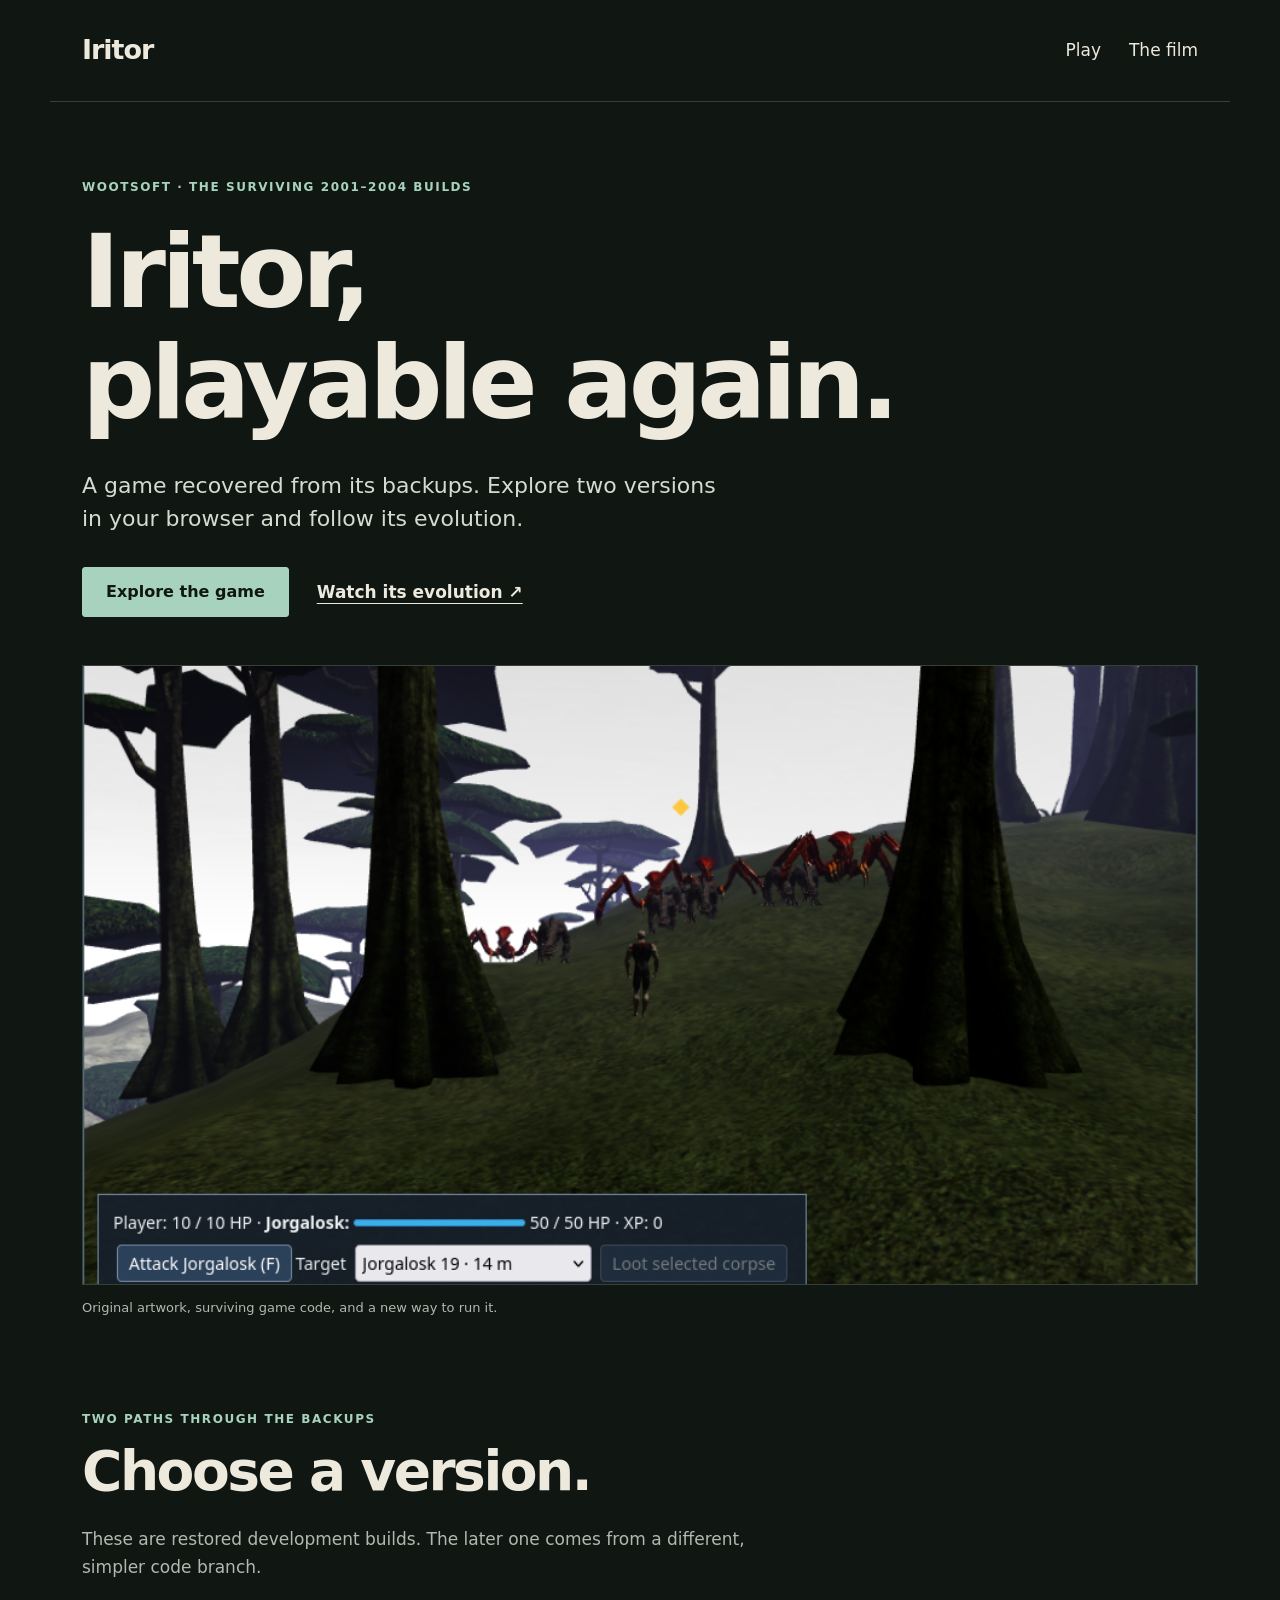
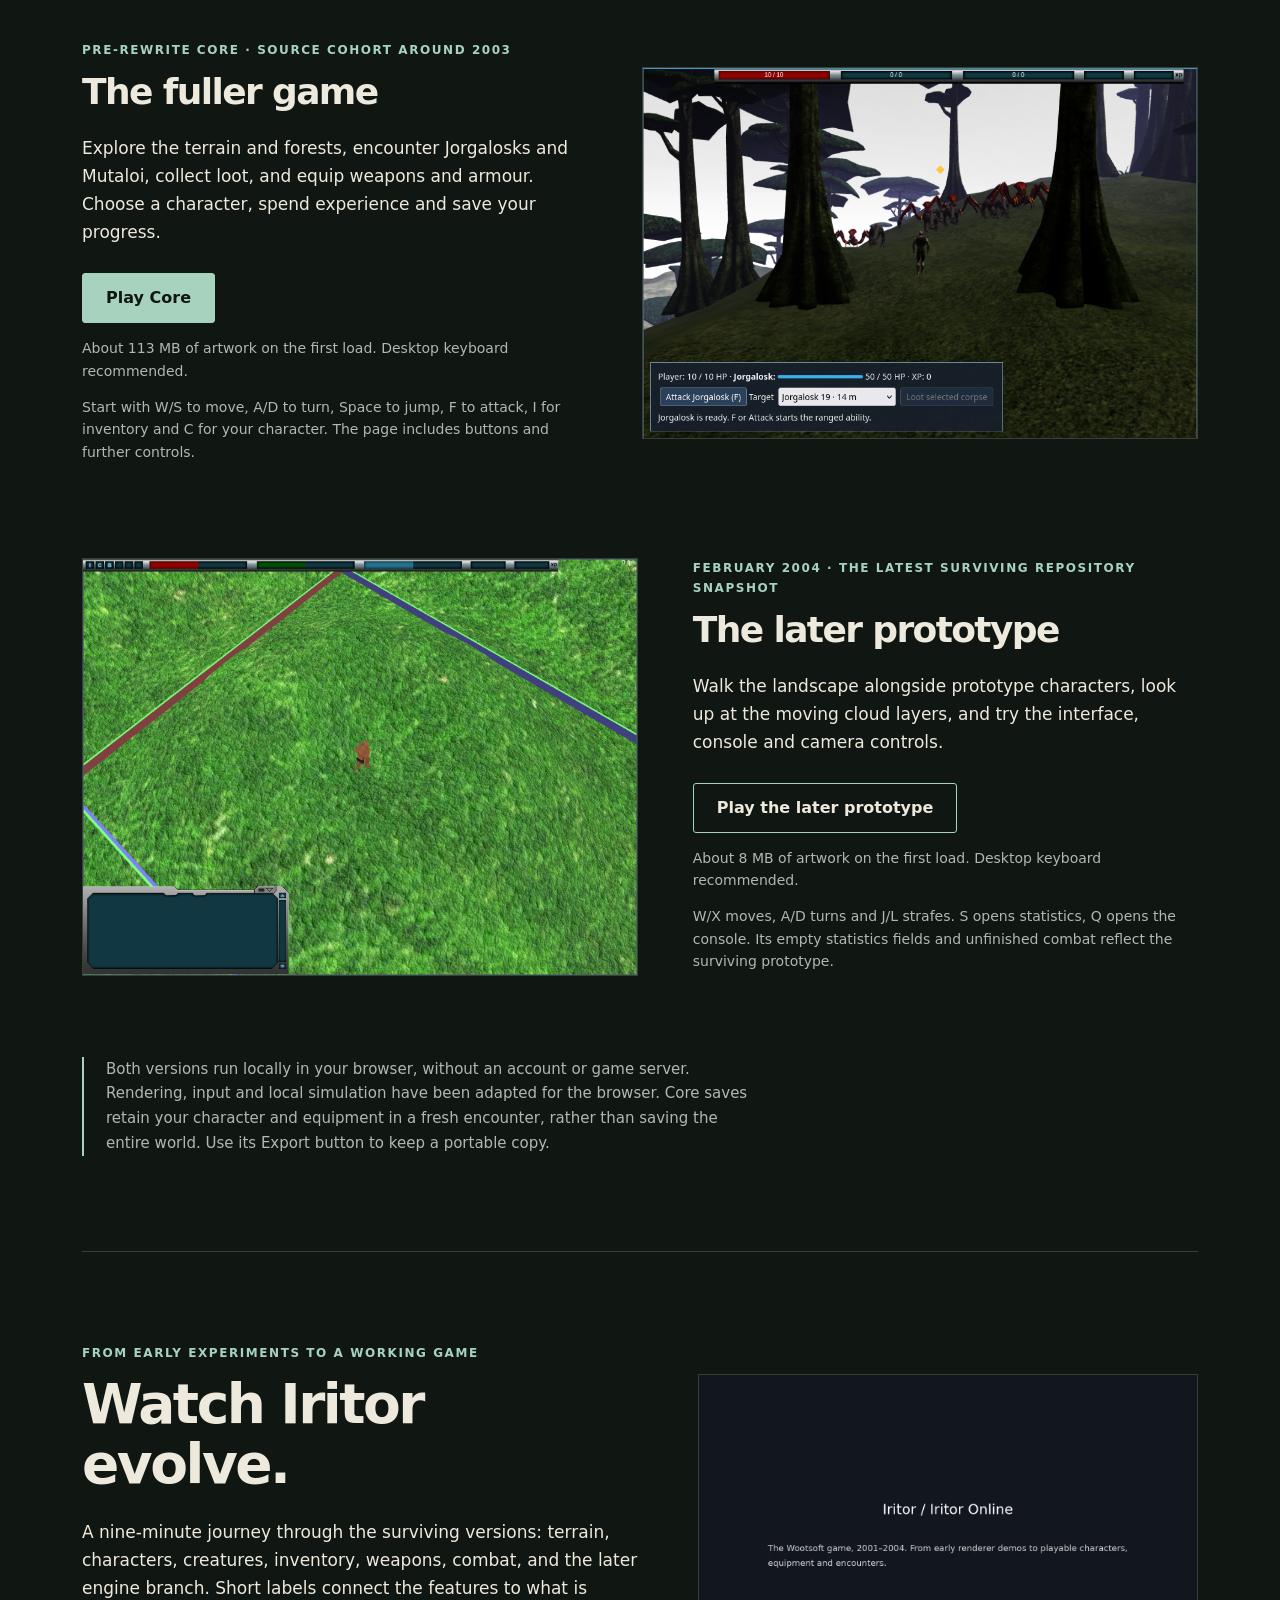
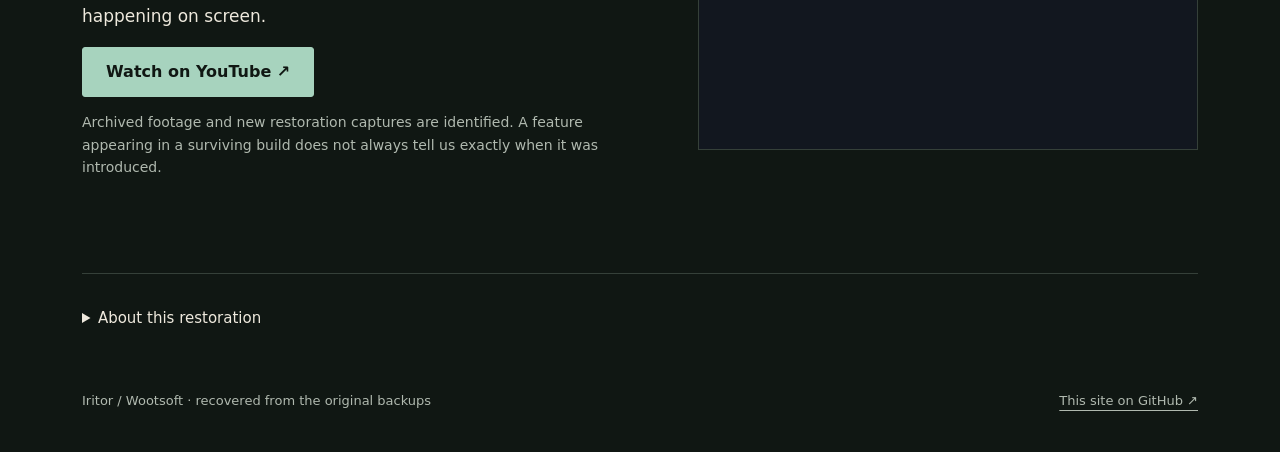
<file: index.html>
<!doctype html>
<html lang="en">
<head>
  <meta charset="utf-8"><meta name="viewport" content="width=device-width,initial-scale=1">
  <title>Iritor — playable again</title>
  <meta name="description" content="Explore two recovered versions of Wootsoft's Iritor and watch its evolution.">
  <link rel="stylesheet" href="style.css">
</head>
<body>
<header><a class="wordmark" href="./">Iritor</a><nav aria-label="Main"><a href="#play">Play</a><a href="#film">The film</a></nav></header>
<main>
  <section class="intro">
    <p class="eyebrow">Wootsoft · the surviving 2001–2004 builds</p>
    <h1>Iritor,<br>playable again.</h1>
    <p class="lead">A game recovered from its backups. Explore two versions in your browser and follow its evolution.</p>
    <div class="actions"><a class="button" href="#play">Explore the game</a><a class="text-link" href="#film">Watch its evolution ↗</a></div>
    <figure class="hero"><img src="images/core.png" alt="The restored Iritor landscape, with its original character and creatures" width="900" height="600"><figcaption>Original artwork, surviving game code, and a new way to run it.</figcaption></figure>
  </section>
  <section id="play" class="section">
    <div class="section-heading"><p class="eyebrow">Two paths through the backups</p><h2>Choose a version.</h2><p>These are restored development builds. The later one comes from a different, simpler code branch.</p></div>
    <article class="edition">
      <div><p class="eyebrow">Pre-rewrite Core · source cohort around 2003</p><h3>The fuller game</h3><p>Explore the terrain and forests, encounter Jorgalosks and Mutaloi, collect loot, and equip weapons and armour. Choose a character, spend experience and save your progress.</p><a class="button" href="play/core/">Play Core</a><p class="small" id="core-size">Desktop keyboard recommended. The first load downloads the game artwork.</p><p class="small">Start with W/S to move, A/D to turn, Space to jump, F to attack, I for inventory and C for your character. The page includes buttons and further controls.</p></div>
      <figure><img src="images/core.png" alt="A character exploring the Core landscape" width="900" height="600" loading="lazy"></figure>
    </article>
    <article class="edition alternate">
      <div><p class="eyebrow">February 2004 · the latest surviving repository snapshot</p><h3>The later prototype</h3><p>Walk the landscape alongside prototype characters, look up at the moving cloud layers, and try the interface, console and camera controls.</p><a class="button secondary" href="play/late/">Play the later prototype</a><p class="small" id="late-size">A smaller download. Desktop keyboard recommended.</p><p class="small">W/X moves, A/D turns and J/L strafes. S opens statistics, Q opens the console. Its empty statistics fields and unfinished combat reflect the surviving prototype.</p></div>
      <figure><img src="images/late.png" alt="The later Iritor prototype with its landscape and moving characters" width="1024" height="768" loading="lazy"></figure>
    </article>
    <p class="note">Both versions run locally in your browser, without an account or game server. Rendering, input and local simulation have been adapted for the browser. Core saves retain your character and equipment in a fresh encounter, rather than saving the entire world. Use its Export button to keep a portable copy.</p>
  </section>
  <section id="film" class="section film">
    <div><p class="eyebrow">From early experiments to a working game</p><h2>Watch Iritor evolve.</h2><p>A nine-minute journey through the surviving versions: terrain, characters, creatures, inventory, weapons, combat, and the later engine branch. Short labels connect the features to what is happening on screen.</p><a id="video-link" class="button" hidden>Watch on YouTube ↗</a><p id="video-pending" class="small">The evolution film will be linked here when its YouTube upload is available.</p><p class="small">Archived footage and new restoration captures are identified. A feature appearing in a surviving build does not always tell us exactly when it was introduced.</p></div>
    <img src="images/film.png" alt="A preview of the Iritor evolution film" width="1280" height="960" loading="lazy">
  </section>
  <details class="restoration"><summary>About this restoration</summary><p>Iritor was developed at Wootsoft. These backups preserve development work from 2001–2004. This project brings selected builds back to life, documents their history and keeps their original artwork and behaviour where possible.</p><p>The Core source/art pairing is not dated precisely. The February 2004 snapshot marks the end of the preserved repository, rather than a confirmed date for the company's closure. The film distinguishes source dates, original footage and later compatibility work.</p><p>These browser editions are representative single-player restorations. Core's native item transactions, some character options, sound, scenery collision and further rendering effects remain incomplete. No new combat or statistics system has been invented for the unfinished later branch.</p></details>
</main>
<footer><span>Iritor / Wootsoft · recovered from the original backups</span><a href="https://github.com/floitsch/iritor-playable">This site on GitHub ↗</a></footer>
<script src="site.js"></script>
</body></html>
</file>
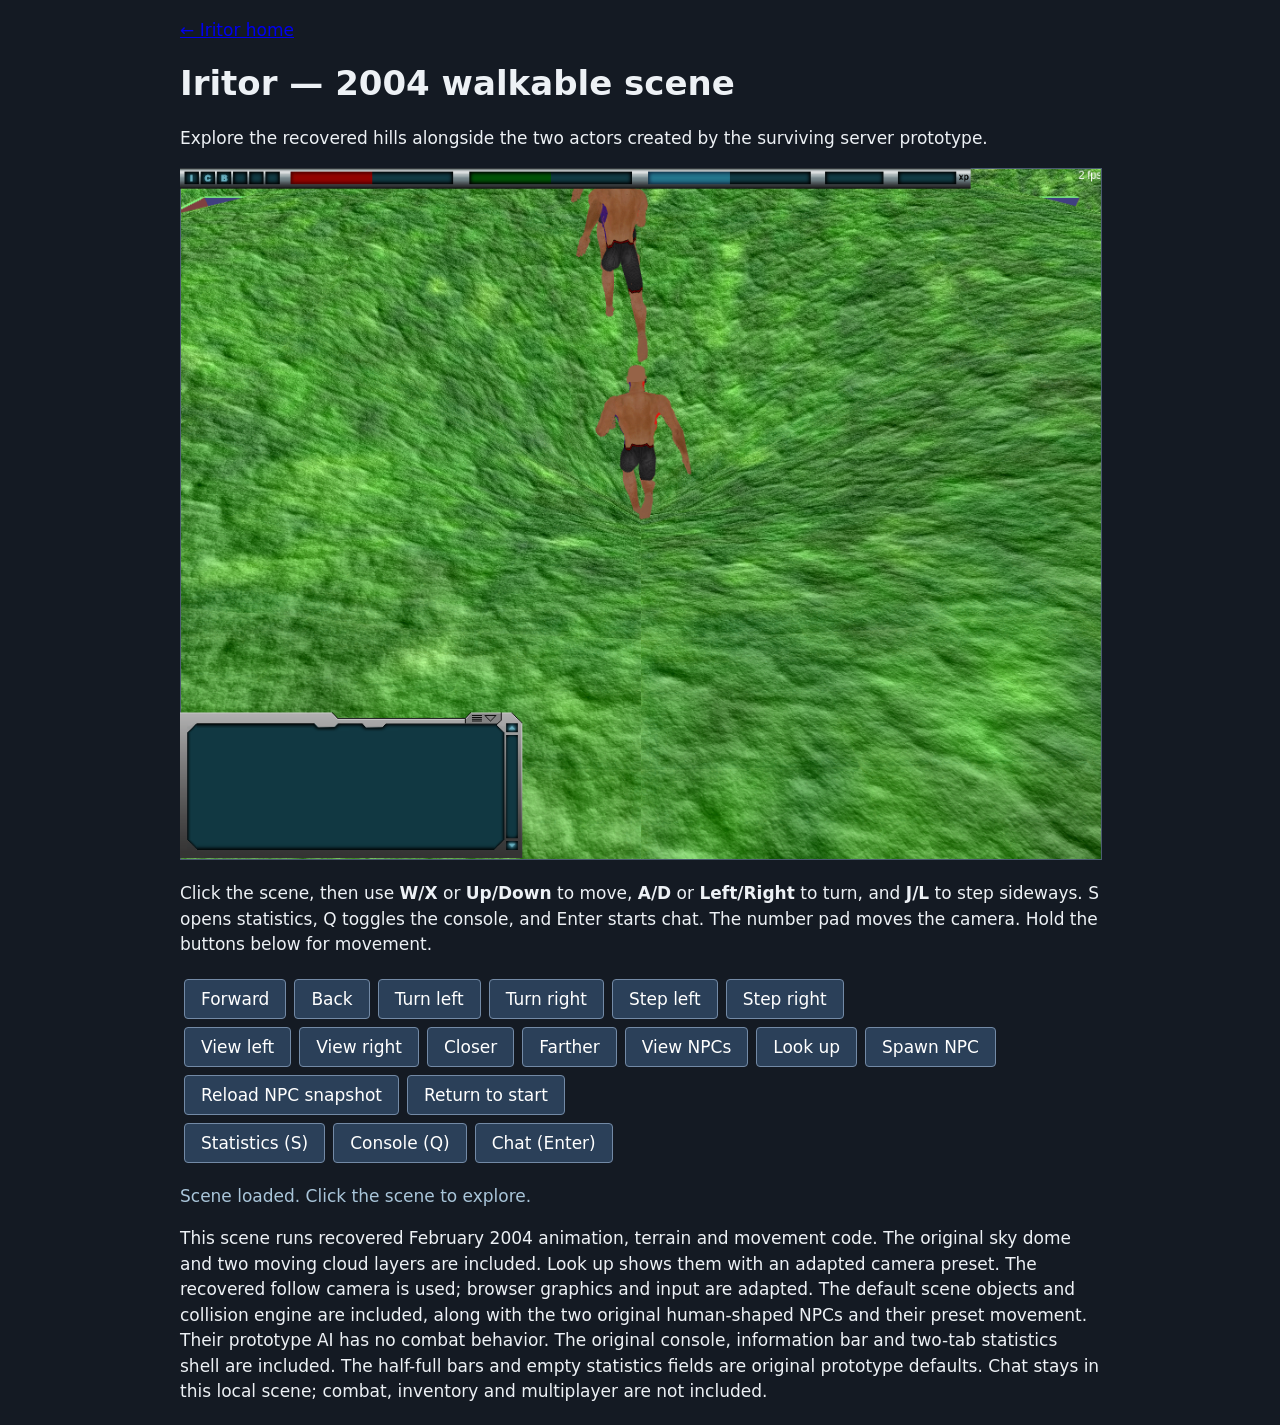
<file: play/late/index.html>
<!doctype html><html lang="en"><meta charset="utf-8"><meta name="viewport" content="width=device-width,initial-scale=1"><title>Iritor — 2004 walkable scene</title>
<style>body{background:#141a23;color:#edf1f5;font:17px system-ui;margin:20px auto;max-width:920px;padding:0 12px}canvas{width:100%;height:auto;border:1px solid #4b5c70;background:#141a23}button{font:inherit;padding:9px 16px;margin:4px;background:#2b4059;color:white;border:1px solid #738aa6;border-radius:4px;cursor:pointer;touch-action:none}p{line-height:1.5}#status{color:#a9c5d9}canvas:focus{outline:2px solid #a9c5d9}#scene-stage{position:relative}#ui-canvas{position:absolute;inset:0;background:transparent;border:0;pointer-events:none}#chat-input{position:absolute;width:1px;height:1px;opacity:0;bottom:0;left:0}</style>
<nav><a href="../../">← Iritor home</a></nav><h1>Iritor — 2004 walkable scene</h1>
<p>Explore the recovered hills alongside the two actors created by the surviving server prototype.</p>
<div id="scene-stage"><canvas id="canvas" width="1024" height="768" tabindex="0" aria-label="Iritor scene; click to enable keyboard controls"></canvas><canvas id="ui-canvas" width="1024" height="768" aria-hidden="true"></canvas><input id="chat-input" aria-label="Chat input" autocomplete="off" spellcheck="false"></div>
<p>Click the scene, then use <strong>W/X</strong> or <strong>Up/Down</strong> to move, <strong>A/D</strong> or <strong>Left/Right</strong> to turn, and <strong>J/L</strong> to step sideways. S opens statistics, Q toggles the console, and Enter starts chat. The number pad moves the camera. Hold the buttons below for movement.</p>
<div><button disabled data-move="1" id="forward">Forward</button><button disabled data-move="2" id="backward">Back</button><button disabled data-move="4" id="turn-left">Turn left</button><button disabled data-move="8" id="turn-right">Turn right</button><button disabled data-move="16" id="strafe-left">Step left</button><button disabled data-move="32" id="strafe-right">Step right</button></div>
<div><button disabled id="left">View left</button><button disabled id="right">View right</button><button disabled id="closer">Closer</button><button disabled id="farther">Farther</button><button disabled id="npcs">View NPCs</button><button disabled id="sky">Look up</button><button disabled id="spawn-npc">Spawn NPC</button><button disabled id="rejoin-npcs">Reload NPC snapshot</button><button disabled id="reset">Return to start</button></div>
<div><button disabled id="stats">Statistics (S)</button><button disabled id="console-toggle">Console (Q)</button><button disabled id="chat-focus">Chat (Enter)</button></div><p id="status">Loading the preserved scene…</p>
<p>This scene runs recovered February 2004 animation, terrain and movement code. The original sky dome and two moving cloud layers are included. Look up shows them with an adapted camera preset. The recovered follow camera is used; browser graphics and input are adapted. The default scene objects and collision engine are included, along with the two original human-shaped NPCs and their preset movement. Their prototype AI has no combat behavior. The original console, information bar and two-tab statistics shell are included. The half-full bars and empty statistics fields are original prototype defaults. Chat stays in this local scene; combat, inventory and multiplayer are not included.</p>
<script>
var browserReady=false;var canvas=document.getElementById('canvas');
var uiAtlas=new Image();uiAtlas.src='ui-atlas.png';var keyMappings={};var fontReady=Promise.resolve();
var uiReady=Promise.all([fontReady,uiAtlas.decode(),fetch('ui-keymap.json').then(r=>r.json()).then(k=>keyMappings=k)]);
var Module={canvas,noInitialRun:true,onRuntimeInitialized(){uiReady.then(()=>Module.callMain([]));},print:function(text){console.log(text);if(text.startsWith('BROWSER_SCENE')){browserReady=true;document.getElementById('status').textContent='Scene loaded. Click the scene to explore.';document.querySelectorAll('button').forEach(b=>b.disabled=false);}},printErr:function(text){console.error(text);document.getElementById('status').textContent=text;}};
function call(name,value){if(browserReady&&Module.ccall)Module.ccall(name,null,value===undefined?[]:['number'],value===undefined?[]:[value]);}
const actionBits={MovePlayerForward:1,MovePlayerBackward:2,MovePlayerTurnLeft:4,MovePlayerTurnRight:8,MovePlayerStrafeLeft:16,MovePlayerStrafeRight:32};
const codeNumbers={Enter:13,NumpadEnter:13,Numpad4:100,Numpad6:102,Numpad8:104,Numpad2:98,Numpad9:105,Numpad3:99,Numpad5:101,KeyA:65,KeyD:68,KeyW:87,KeyX:88,KeyJ:74,KeyL:76,KeyS:83,KeyQ:81};
const keys=new Set(),pointers=new Map();
function send(){let mask=0;for(const action of keys)mask|=actionBits[action]||0;for(const bit of pointers.values())mask|=bit;call('set_input',mask);}
function release(){keys.clear();pointers.clear();send();if(browserReady)Module.ccall('ui_action',null,['string','number'],['MoveCameraLeft',0]);}
function action(name,down){if(browserReady)Module.ccall('ui_action',null,['string','number'],[name,down?1:0]);}
function beginChat(){if(!browserReady)return;release();document.getElementById('chat-input').focus();}
canvas.addEventListener('keydown',e=>{let a=keyMappings[codeNumbers[e.code]];if(!a)return;e.preventDefault();if(a==='STOP'){if(!e.repeat)beginChat();return;}if(actionBits[a]){keys.add(a);send();}else if(!e.repeat)action(a,true);});
canvas.addEventListener('keyup',e=>{let a=keyMappings[codeNumbers[e.code]];if(!a||a==='STOP')return;e.preventDefault();if(actionBits[a]){keys.delete(a);send();}else action(a,false);});
const chat=document.getElementById('chat-input');
chat.addEventListener('beforeinput',e=>{if(e.inputType==='insertText'&&e.data){e.preventDefault();for(let c of e.data)Module._ui_key(c.codePointAt(0));}});
chat.addEventListener('keydown',e=>{if(e.code==='Enter'||e.code==='NumpadEnter'){e.preventDefault();Module._ui_end_line();chat.value='';canvas.focus();}else if(e.code==='Backspace'){e.preventDefault();Module._ui_backspace();}else if(e.code==='Escape'){e.preventDefault();canvas.focus();}});
function pointer(e,down){if(!browserReady)return;let b=canvas.getBoundingClientRect();Module._ui_pointer(Math.floor((e.clientX-b.left)*1024/b.width),Math.floor((e.clientY-b.top)*768/b.height),down);}
canvas.addEventListener('pointerdown',e=>{canvas.focus();canvas.setPointerCapture(e.pointerId);pointer(e,1);});canvas.addEventListener('pointerup',e=>pointer(e,0));canvas.addEventListener('pointercancel',e=>pointer(e,0));
function drawUI(){if(browserReady){let c=document.getElementById('ui-canvas').getContext('2d');c.clearRect(0,0,1024,768);let rows=JSON.parse(Module.ccall('ui_frame_json','string',[],[]));window.lastUIFrame=rows;
 for(let r of rows){let [x,y]=r.position;c.globalAlpha=Math.min(1,Math.max(0,r.color[3]));if(r.kind==='sprite'){let [l,b,ri,t]=r.source,w=ri-l,h=t-b;if(w>0&&h>0)c.drawImage(uiAtlas,l,uiAtlas.height-t,w,h,x,768-y-h*r.scale[1],w*r.scale[0],h*r.scale[1]);}else{c.font=r.size+'px Arial, Helvetica, sans-serif';c.fillStyle='rgb('+r.color.slice(0,3).map(v=>Math.round(Math.min(1,Math.max(0,v))*255)).join(',')+')';c.fillText(r.text,x,768-y);}}
 if(Module._ui_exited())document.getElementById('status').textContent='Session ended. Return to start to play again.';
 }requestAnimationFrame(drawUI);}requestAnimationFrame(drawUI);
canvas.addEventListener('blur',release);window.addEventListener('blur',release);
document.addEventListener('visibilitychange',()=>{if(document.hidden)release();});
document.querySelectorAll('[data-move]').forEach(button=>{
 button.addEventListener('pointerdown',e=>{if(!browserReady)return;e.preventDefault();canvas.focus();button.setPointerCapture(e.pointerId);pointers.set(e.pointerId,Number(button.dataset.move));send();});
 function end(e){pointers.delete(e.pointerId);send();}
 button.addEventListener('pointerup',end);button.addEventListener('pointercancel',end);button.addEventListener('lostpointercapture',end);
});
document.getElementById('left').onclick=()=>call('orbit_camera',-.25);document.getElementById('right').onclick=()=>call('orbit_camera',.25);
document.getElementById('closer').onclick=()=>call('zoom_camera',-60);document.getElementById('farther').onclick=()=>call('zoom_camera',60);
document.getElementById('spawn-npc').onclick=()=>call('spawn_npc');document.getElementById('rejoin-npcs').onclick=()=>call('rejoin_npcs');
document.getElementById('npcs').onclick=()=>call('npc_overview');document.getElementById('sky').onclick=()=>call('sky_overview');
document.getElementById('stats').onclick=()=>action('ToggleStatisticsPanel',true);document.getElementById('console-toggle').onclick=()=>action('ToggleConsole',true);document.getElementById('chat-focus').onclick=beginChat;
document.getElementById('reset').onclick=()=>{release();if(browserReady)Module._ui_reset();call('reset_scene');document.getElementById('status').textContent='Scene loaded. Click the scene to explore.';canvas.focus();};
</script><script src="load-game.js"></script></html>
</file>
<file: style.css>
:root{color-scheme:dark;--bg:#101713;--ink:#eee9dd;--muted:#b0b9af;--accent:#a7d3be;--line:#354039;--paper:#17211b}*{box-sizing:border-box}html{scroll-behavior:smooth;scroll-padding-top:30px}body{margin:0;background:var(--bg);color:var(--ink);font:17px/1.65 system-ui,-apple-system,sans-serif}a{color:inherit;text-underline-offset:5px}a:hover{color:var(--accent)}a:focus-visible,summary:focus-visible{outline:3px solid var(--accent);outline-offset:6px}header,main,footer{max-width:1180px;margin:auto;padding-left:32px;padding-right:32px}header{display:flex;align-items:center;justify-content:space-between;padding-top:28px;padding-bottom:28px;border-bottom:1px solid var(--line);gap:20px}nav{display:flex;gap:28px;flex-wrap:wrap}nav a,.wordmark{text-decoration:none}.wordmark{font-weight:750;font-size:27px;letter-spacing:-1px}h1,h2,h3{line-height:1.08;letter-spacing:-.045em;font-weight:650}h1{font-size:clamp(60px,8vw,108px);margin:20px 0 30px}h2{font-size:clamp(35px,4.3vw,55px);margin:12px 0 24px}h3{font-size:36px;margin:12px 0 22px}p{max-width:70ch}.eyebrow{text-transform:uppercase;letter-spacing:.13em;font-size:12px;color:var(--accent);font-weight:650}.intro{padding-top:64px}.lead{max-width:650px;font-size:22px;line-height:1.5;color:#d4dbd1}.actions{display:flex;align-items:center;gap:28px;flex-wrap:wrap;margin:32px 0 48px}.button{display:inline-block;border:1px solid var(--accent);background:var(--accent);color:#101713;text-decoration:none;padding:12px 23px;border-radius:3px;font-size:16px;font-weight:650;line-height:1.5}.button:hover{background:#c9e5d7;color:#101713}.button[hidden]{display:none}.secondary{color:var(--ink);background:transparent}.text-link{font-weight:600}figure{margin:0}img{display:block;width:100%;height:auto;max-width:100%}.hero img{max-height:620px;object-fit:cover;border:1px solid var(--line)}figcaption{color:var(--muted);font-size:13px;margin-top:12px}.section{padding:80px 0;border-bottom:1px solid var(--line)}.section-heading{max-width:670px;margin-bottom:48px}.section-heading>p:last-child{color:var(--muted)}.edition{display:grid;grid-template-columns:1fr 1.1fr;gap:55px;align-items:center;margin:0 0 70px}.edition.alternate{direction:rtl}.edition.alternate>*{direction:ltr}.edition img{border:1px solid var(--line)}.edition .button{margin-top:10px}.small{font-size:14px;color:var(--muted);line-height:1.6}.note{border-left:2px solid var(--accent);padding-left:22px;color:var(--muted);font-size:15px}.film{display:grid;grid-template-columns:1fr .9fr;gap:60px;align-items:center}.film img{border:1px solid var(--line)}.archive-teaser{max-width:850px}.archive-teaser>p:not(.eyebrow){font-size:20px;color:#ced7cc}.restoration{padding:32px 0;color:var(--muted);font-size:15px}.restoration summary{cursor:pointer;color:var(--ink)}footer{display:flex;justify-content:space-between;gap:24px;padding-top:28px;padding-bottom:40px;color:var(--muted);font-size:13px}.archive-intro{max-width:760px;padding:60px 0 30px}.archive-intro h1{font-size:clamp(50px,7vw,82px)}.discovery{max-width:810px;padding:40px 0;border-top:1px solid var(--line)}.discovery h2{font-size:32px;letter-spacing:-.025em}.discovery blockquote{margin:24px 0;padding:15px 24px;border-left:2px solid var(--accent);background:var(--paper);font-size:20px}.source{font-size:12px;color:var(--muted);overflow-wrap:anywhere}.archive-end{padding:40px 0;color:var(--muted)}@media(max-width:760px){header,main,footer{padding-left:22px;padding-right:22px}header{align-items:flex-start}nav{gap:12px 18px;font-size:14px}.intro{padding-top:40px}.lead{font-size:19px}.section{padding:52px 0}.edition,.film{grid-template-columns:1fr;gap:26px}.edition.alternate{direction:ltr}.edition{margin-bottom:52px}.film img{max-height:400px;object-fit:contain}.hero img{aspect-ratio:3/2}footer{flex-direction:column;gap:8px}}@media(prefers-reduced-motion:reduce){html{scroll-behavior:auto}}[hidden]{display:none!important}
</file>
